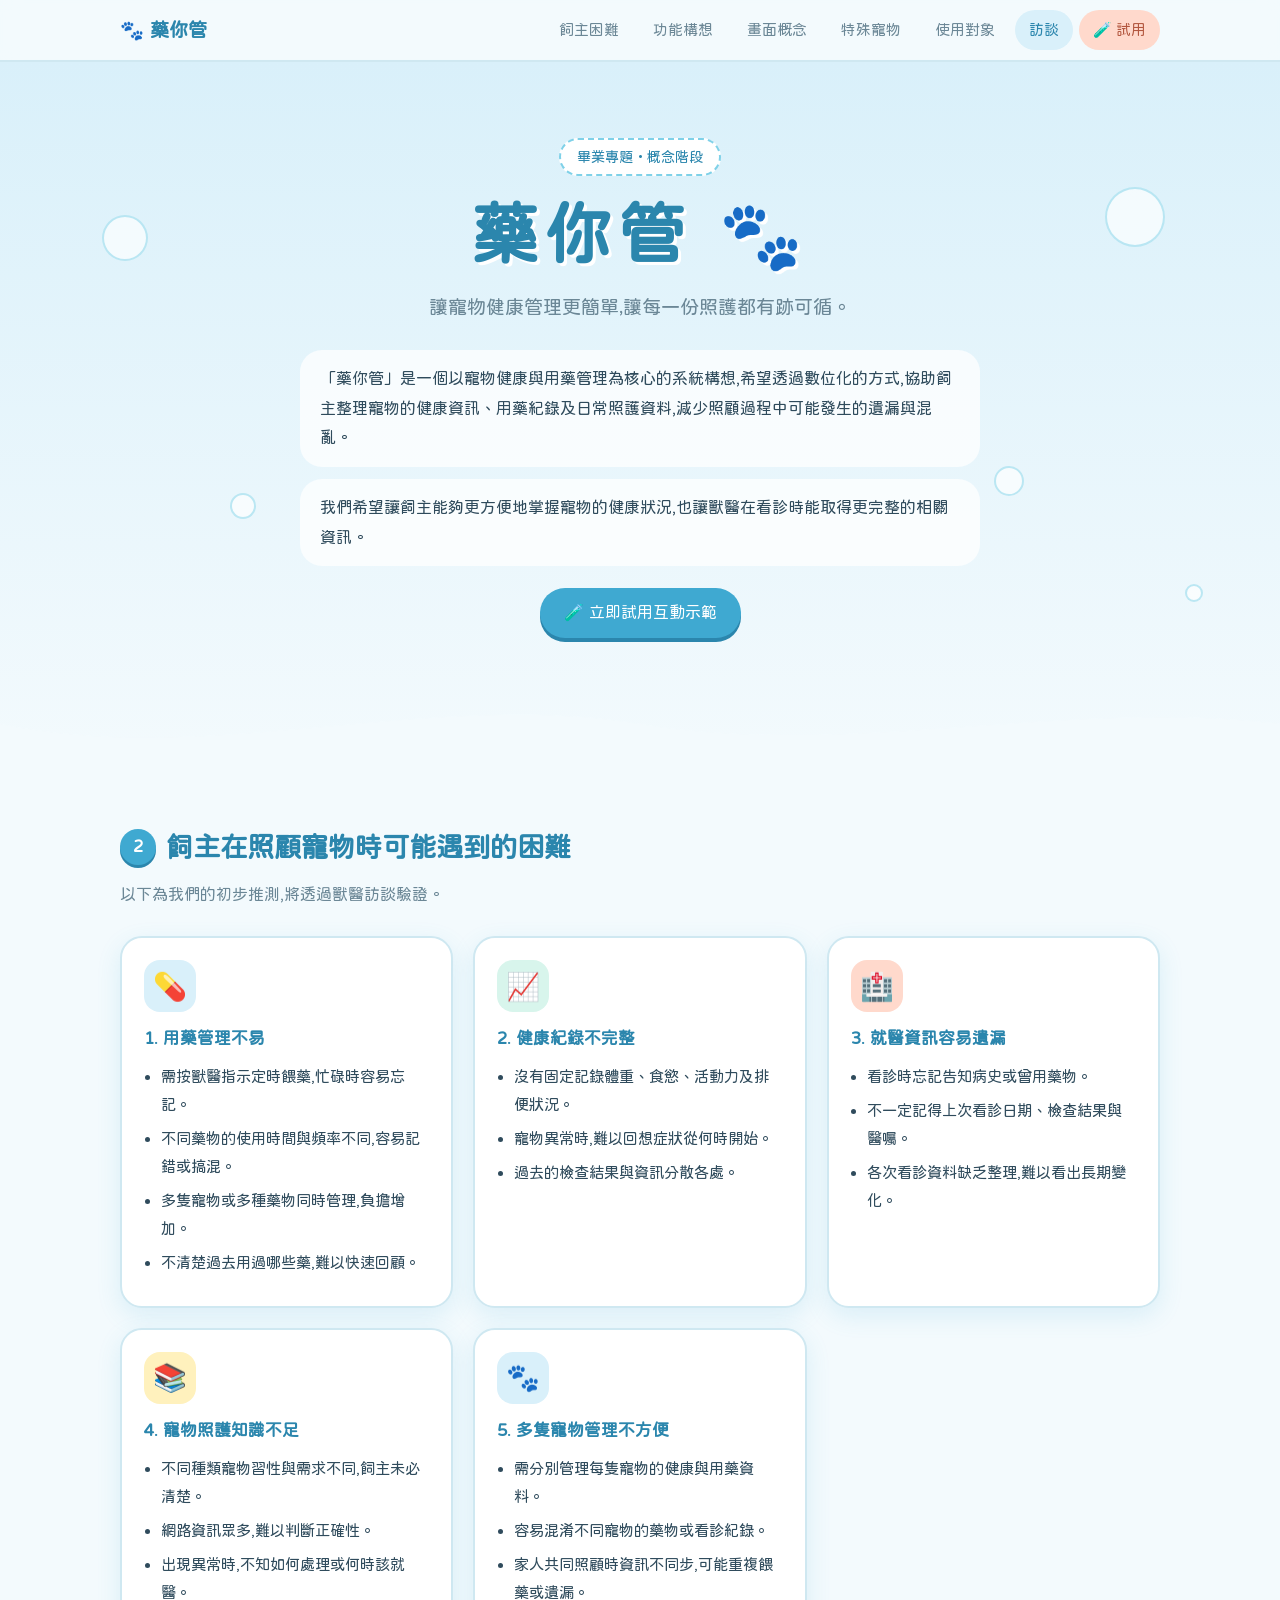
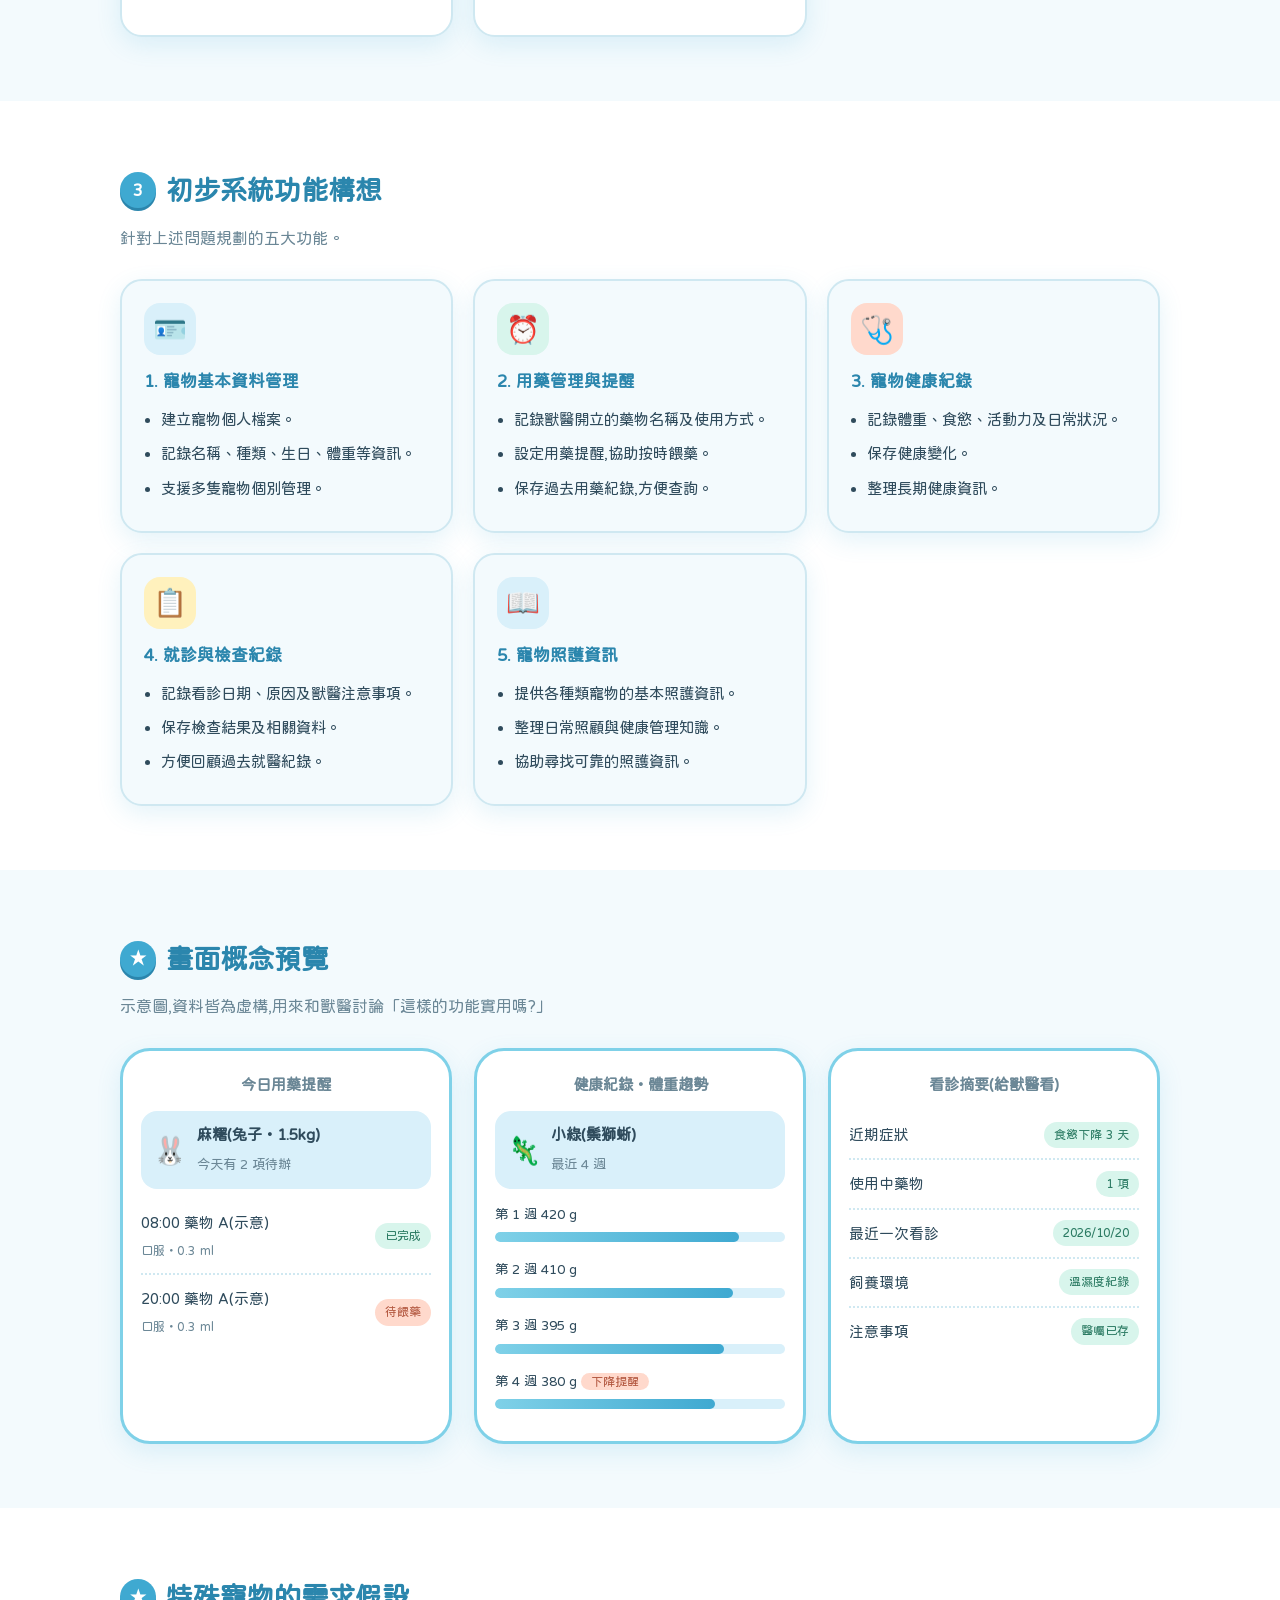
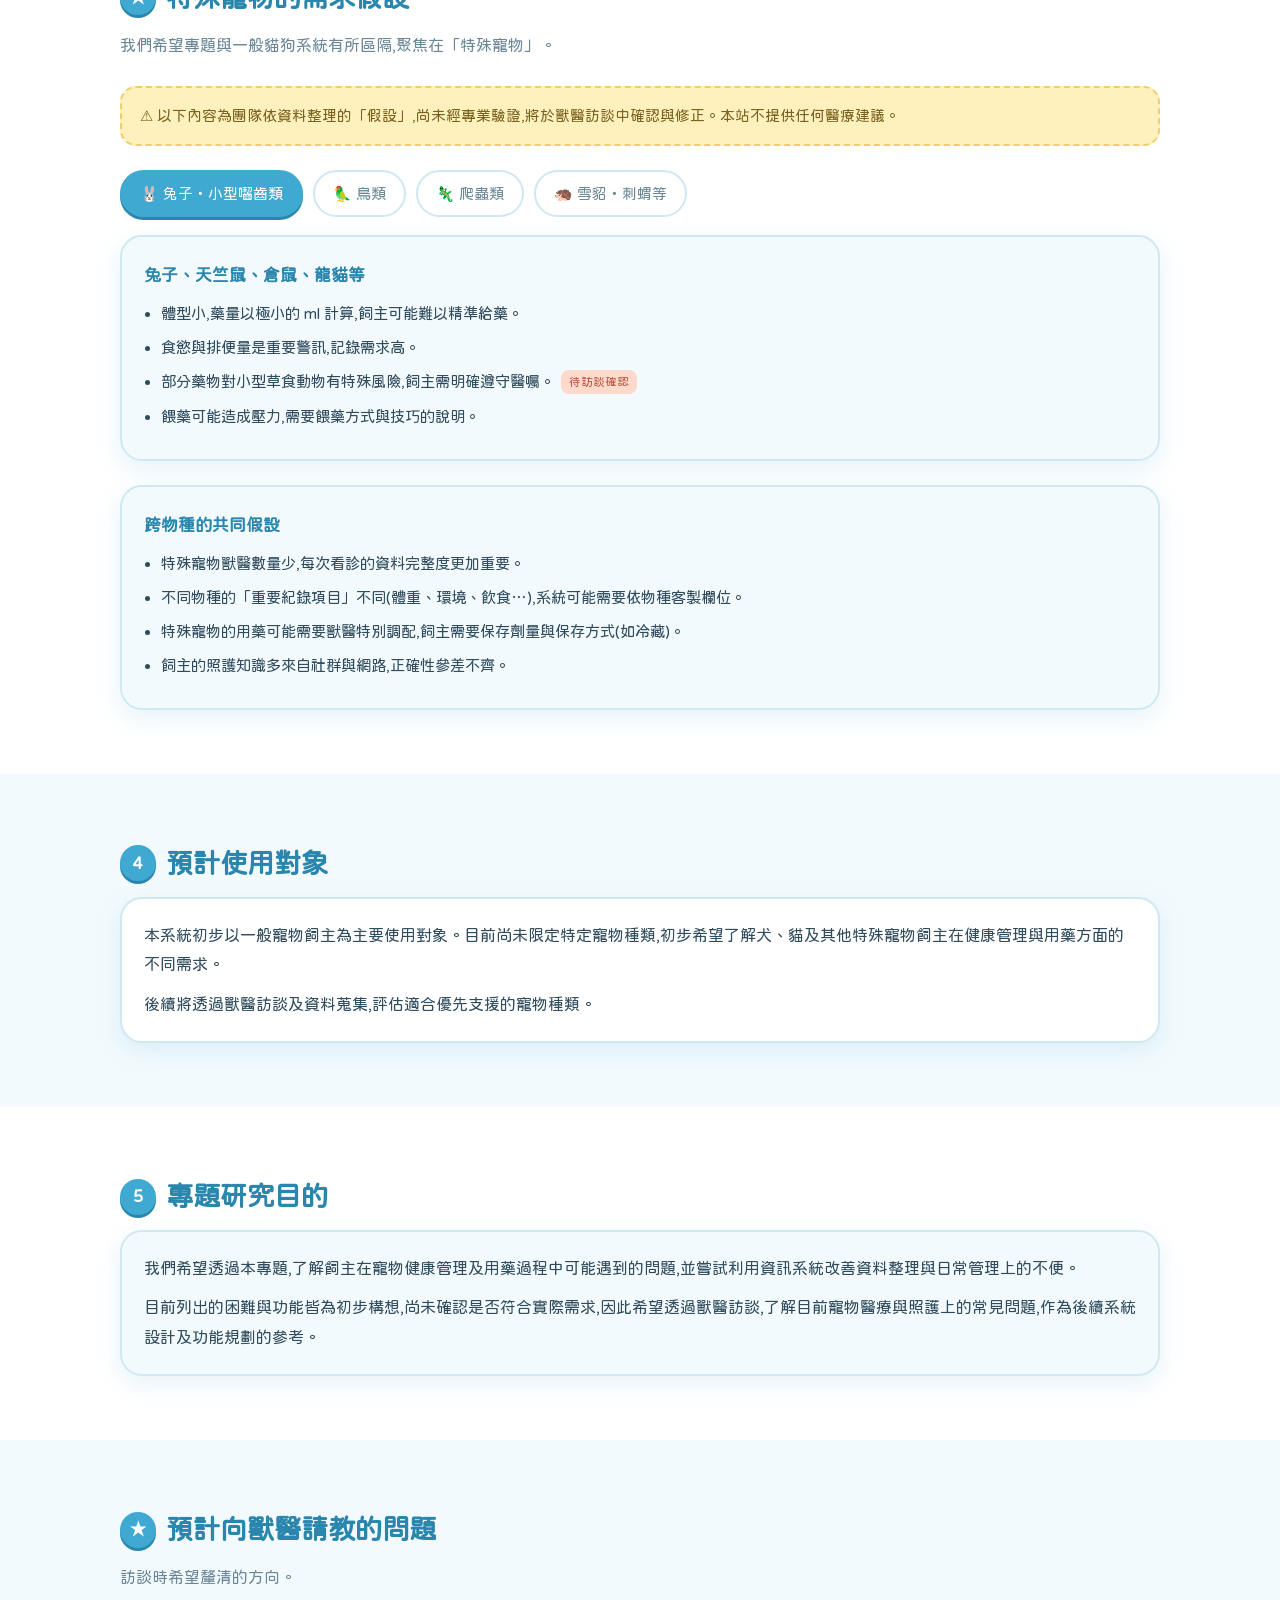
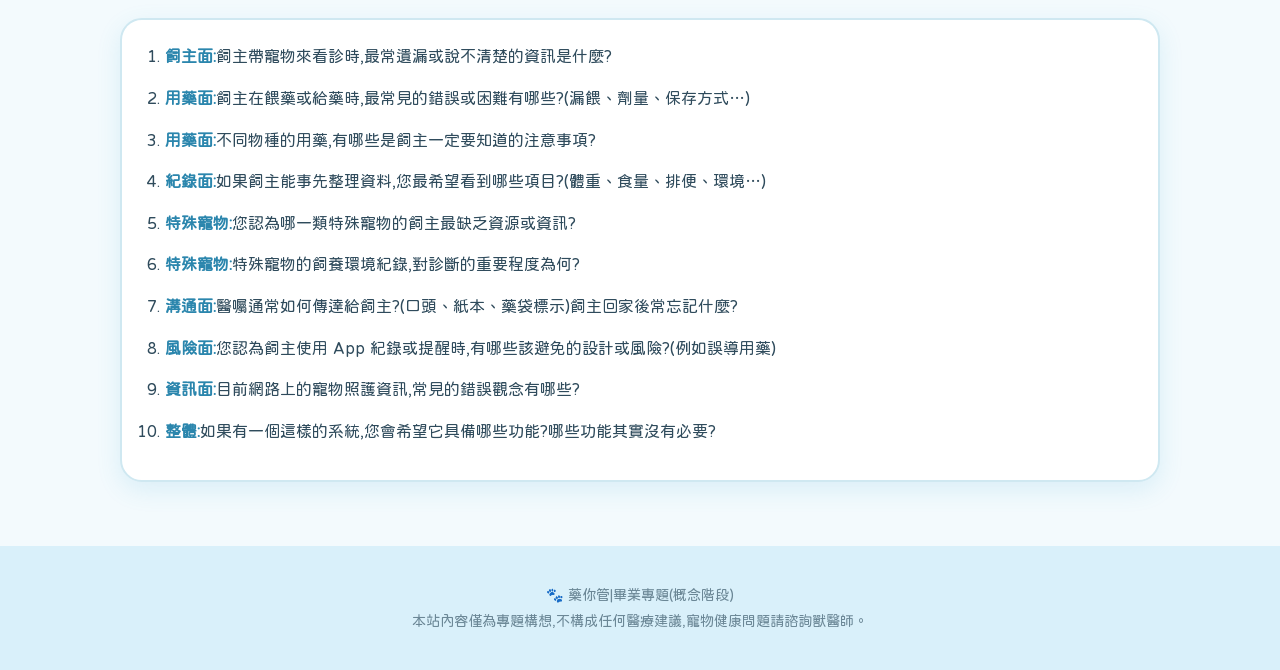
<file: index.html>
<!DOCTYPE html>
<html lang="zh-Hant">
<head>
<meta charset="UTF-8">
<meta name="viewport" content="width=device-width, initial-scale=1">
<title>藥你管｜寵物健康與用藥管理</title>
<meta name="description" content="藥你管:讓寵物健康管理更簡單,讓每一份照護都有跡可循。">
<meta name="theme-color" content="#d9f0fa">
<!-- 可愛圓體字型「粉圓 Huninn」;沒網路時會自動改用系統字型 -->
<link rel="preconnect" href="https://fonts.googleapis.com">
<link rel="preconnect" href="https://fonts.gstatic.com" crossorigin>
<link href="https://fonts.googleapis.com/css2?family=Huninn&display=swap" rel="stylesheet">
<link rel="stylesheet" href="css/style.css"></head>
<body>

<header class="nav">
  <div class="wrap">
    <a href="#top" class="logo">🐾 藥你管</a>
    <button class="burger" id="burger" aria-label="開啟選單" aria-expanded="false">☰</button>
    <ul class="menu" id="menu">
      <li><a href="#problems">飼主困難</a></li>
      <li><a href="#features">功能構想</a></li>
      <li><a href="#preview">畫面概念</a></li>
      <li><a href="#species">特殊寵物</a></li>
      <li><a href="#users">使用對象</a></li>
      <li><a href="#interview">訪談</a></li>
      <li><a href="demo.html" class="try">🧪 試用</a></li>
    </ul>
  </div>
</header>

<!-- ① 首頁 -->
<div class="hero" id="top">
  <span class="bubble b1"></span><span class="bubble b2"></span><span class="bubble b3"></span>
  <span class="bubble b4"></span><span class="bubble b5"></span>
  <div class="wrap">
    <span class="badge">畢業專題・概念階段</span>
    <h1>藥你管 <span class="paw">🐾</span></h1>
    <p class="sub">讓寵物健康管理更簡單,讓每一份照護都有跡可循。</p>
    <p class="desc">「藥你管」是一個以寵物健康與用藥管理為核心的系統構想,希望透過數位化的方式,協助飼主整理寵物的健康資訊、用藥紀錄及日常照護資料,減少照顧過程中可能發生的遺漏與混亂。</p>
    <p class="desc">我們希望讓飼主能夠更方便地掌握寵物的健康狀況,也讓獸醫在看診時能取得更完整的相關資訊。</p>
    <p class="cta"><a class="btn" href="demo.html">🧪 立即試用互動示範</a></p>
  </div>
  <svg class="wave" viewBox="0 0 1440 80" preserveAspectRatio="none" aria-hidden="true">
    <path fill="#f3fafd" d="M0,40 C240,90 480,0 720,40 C960,80 1200,10 1440,40 L1440,80 L0,80 Z"/>
  </svg>
</div>

<!-- ② 困難 -->
<section id="problems">
  <div class="wrap">
    <h2><span class="num">2</span>飼主在照顧寵物時可能遇到的困難</h2>
    <p class="lead">以下為我們的初步推測,將透過獸醫訪談驗證。</p>
    <div class="grid">
      <div class="card"><span class="ico">💊</span><h3>1. 用藥管理不易</h3><ul>
        <li>需按獸醫指示定時餵藥,忙碌時容易忘記。</li>
        <li>不同藥物的使用時間與頻率不同,容易記錯或搞混。</li>
        <li>多隻寵物或多種藥物同時管理,負擔增加。</li>
        <li>不清楚過去用過哪些藥,難以快速回顧。</li></ul></div>
      <div class="card"><span class="ico">📈</span><h3>2. 健康紀錄不完整</h3><ul>
        <li>沒有固定記錄體重、食慾、活動力及排便狀況。</li>
        <li>寵物異常時,難以回想症狀從何時開始。</li>
        <li>過去的檢查結果與資訊分散各處。</li></ul></div>
      <div class="card"><span class="ico">🏥</span><h3>3. 就醫資訊容易遺漏</h3><ul>
        <li>看診時忘記告知病史或曾用藥物。</li>
        <li>不一定記得上次看診日期、檢查結果與醫囑。</li>
        <li>各次看診資料缺乏整理,難以看出長期變化。</li></ul></div>
      <div class="card"><span class="ico">📚</span><h3>4. 寵物照護知識不足</h3><ul>
        <li>不同種類寵物習性與需求不同,飼主未必清楚。</li>
        <li>網路資訊眾多,難以判斷正確性。</li>
        <li>出現異常時,不知如何處理或何時該就醫。</li></ul></div>
      <div class="card"><span class="ico">🐾</span><h3>5. 多隻寵物管理不方便</h3><ul>
        <li>需分別管理每隻寵物的健康與用藥資料。</li>
        <li>容易混淆不同寵物的藥物或看診紀錄。</li>
        <li>家人共同照顧時資訊不同步,可能重複餵藥或遺漏。</li></ul></div>
    </div>
  </div>
</section>

<!-- ③ 功能 -->
<section id="features" class="alt">
  <div class="wrap">
    <h2><span class="num">3</span>初步系統功能構想</h2>
    <p class="lead">針對上述問題規劃的五大功能。</p>
    <div class="grid">
      <div class="card"><span class="ico">🪪</span><h3>1. 寵物基本資料管理</h3><ul>
        <li>建立寵物個人檔案。</li><li>記錄名稱、種類、生日、體重等資訊。</li><li>支援多隻寵物個別管理。</li></ul></div>
      <div class="card"><span class="ico">⏰</span><h3>2. 用藥管理與提醒</h3><ul>
        <li>記錄獸醫開立的藥物名稱及使用方式。</li><li>設定用藥提醒,協助按時餵藥。</li><li>保存過去用藥紀錄,方便查詢。</li></ul></div>
      <div class="card"><span class="ico">🩺</span><h3>3. 寵物健康紀錄</h3><ul>
        <li>記錄體重、食慾、活動力及日常狀況。</li><li>保存健康變化。</li><li>整理長期健康資訊。</li></ul></div>
      <div class="card"><span class="ico">📋</span><h3>4. 就診與檢查紀錄</h3><ul>
        <li>記錄看診日期、原因及獸醫注意事項。</li><li>保存檢查結果及相關資料。</li><li>方便回顧過去就醫紀錄。</li></ul></div>
      <div class="card"><span class="ico">📖</span><h3>5. 寵物照護資訊</h3><ul>
        <li>提供各種類寵物的基本照護資訊。</li><li>整理日常照顧與健康管理知識。</li><li>協助尋找可靠的照護資訊。</li></ul></div>
    </div>
  </div>
</section>

<!-- 畫面概念 -->
<section id="preview">
  <div class="wrap">
    <h2><span class="num">★</span>畫面概念預覽</h2>
    <p class="lead">示意圖,資料皆為虛構,用來和獸醫討論「這樣的功能實用嗎?」</p>
    <div class="mock">
      <div class="phone">
        <h4>今日用藥提醒</h4>
        <div class="pet"><span class="face">🐰</span><div><b>麻糬(兔子・1.5kg)</b><small>今天有 2 項待辦</small></div></div>
        <div class="med"><span>08:00 藥物 A(示意)<br><small>口服・0.3 ml</small></span><span class="pill">已完成</span></div>
        <div class="med"><span>20:00 藥物 A(示意)<br><small>口服・0.3 ml</small></span><span class="pill warn">待餵藥</span></div>
      </div>
      <div class="phone">
        <h4>健康紀錄・體重趨勢</h4>
        <div class="pet"><span class="face">🦎</span><div><b>小綠(鬃獅蜥)</b><small>最近 4 週</small></div></div>
        <small>第 1 週 420 g</small><div class="bar"><i style="width:84%"></i></div>
        <small>第 2 週 410 g</small><div class="bar"><i style="width:82%"></i></div>
        <small>第 3 週 395 g</small><div class="bar"><i style="width:79%"></i></div>
        <small>第 4 週 380 g <span class="pill warn">下降提醒</span></small><div class="bar"><i style="width:76%"></i></div>
      </div>
      <div class="phone">
        <h4>看診摘要(給獸醫看)</h4>
        <div class="med"><span>近期症狀</span><span class="pill">食慾下降 3 天</span></div>
        <div class="med"><span>使用中藥物</span><span class="pill">1 項</span></div>
        <div class="med"><span>最近一次看診</span><span class="pill">2026/10/20</span></div>
        <div class="med"><span>飼養環境</span><span class="pill">溫濕度紀錄</span></div>
        <div class="med"><span>注意事項</span><span class="pill">醫囑已存</span></div>
      </div>
    </div>
  </div>
</section>

<!-- 特殊寵物 -->
<section id="species" class="alt">
  <div class="wrap">
    <h2><span class="num">★</span>特殊寵物的需求假設</h2>
    <p class="lead">我們希望專題與一般貓狗系統有所區隔,聚焦在「特殊寵物」。</p>
    <div class="note">⚠️ 以下內容為團隊依資料整理的「假設」,尚未經專業驗證,將於獸醫訪談中確認與修正。本站不提供任何醫療建議。</div>
    <div class="tabs" role="tablist">
      <button class="tab active" data-target="p1">🐰 兔子・小型囓齒類</button>
      <button class="tab" data-target="p2">🦜 鳥類</button>
      <button class="tab" data-target="p3">🦎 爬蟲類</button>
      <button class="tab" data-target="p4">🦔 雪貂・刺蝟等</button>
    </div>
    <div class="panel active" id="p1"><div class="card"><h3>兔子、天竺鼠、倉鼠、龍貓等</h3><ul>
      <li>體型小,藥量以極小的 ml 計算,飼主可能難以精準給藥。</li>
      <li>食慾與排便量是重要警訊,記錄需求高。</li>
      <li>部分藥物對小型草食動物有特殊風險,飼主需明確遵守醫囑。<span class="tag">待訪談確認</span></li>
      <li>餵藥可能造成壓力,需要餵藥方式與技巧的說明。</li></ul></div></div>
    <div class="panel" id="p2"><div class="card"><h3>鸚鵡、文鳥等鳥類</h3><ul>
      <li>鳥類常不易顯露病徵,每日體重(公克)與進食量的追蹤可能很重要。<span class="tag">待訪談確認</span></li>
      <li>餵藥需保定,飼主可能缺乏安全操作的知識。</li>
      <li>飲食、環境與健康關聯高,需要記錄飼料與環境資訊。</li></ul></div></div>
    <div class="panel" id="p3"><div class="card"><h3>鬃獅蜥、守宮、陸龜、蛇等</h3><ul>
      <li>疾病常與飼養環境(溫度、濕度、紫外線燈)有關,環境紀錄可能比用藥紀錄更重要。<span class="tag">待訪談確認</span></li>
      <li>進食頻率、蛻皮、排泄狀況需要長期追蹤。</li>
      <li>專門的爬蟲獸醫較少,看診前整理資料可提高效率。</li></ul></div></div>
    <div class="panel" id="p4"><div class="card"><h3>雪貂、刺蝟、蜜袋鼯等</h3><ul>
      <li>不同物種的照護知識差異大,飼主的資訊來源分散。</li>
      <li>疫苗、用藥與常見疾病資訊較難查詢。<span class="tag">待訪談確認</span></li>
      <li>適合作為「照護資訊」功能的重點整理對象。</li></ul></div></div>

    <div class="card" style="margin-top:24px"><h3>跨物種的共同假設</h3><ul>
      <li>特殊寵物獸醫數量少,每次看診的資料完整度更加重要。</li>
      <li>不同物種的「重要紀錄項目」不同(體重、環境、飲食…),系統可能需要依物種客製欄位。</li>
      <li>特殊寵物的用藥可能需要獸醫特別調配,飼主需要保存劑量與保存方式(如冷藏)。</li>
      <li>飼主的照護知識多來自社群與網路,正確性參差不齊。</li></ul></div>
  </div>
</section>

<!-- ④ 使用對象 -->
<section id="users">
  <div class="wrap">
    <h2><span class="num">4</span>預計使用對象</h2>
    <div class="card">
      <p>本系統初步以一般寵物飼主為主要使用對象。目前尚未限定特定寵物種類,初步希望了解犬、貓及其他特殊寵物飼主在健康管理與用藥方面的不同需求。</p>
      <p style="margin-top:10px">後續將透過獸醫訪談及資料蒐集,評估適合優先支援的寵物種類。</p>
    </div>
  </div>
</section>

<!-- ⑤ 研究目的 -->
<section id="purpose" class="alt">
  <div class="wrap">
    <h2><span class="num">5</span>專題研究目的</h2>
    <div class="card">
      <p>我們希望透過本專題,了解飼主在寵物健康管理及用藥過程中可能遇到的問題,並嘗試利用資訊系統改善資料整理與日常管理上的不便。</p>
      <p style="margin-top:10px">目前列出的困難與功能皆為初步構想,尚未確認是否符合實際需求,因此希望透過獸醫訪談,了解目前寵物醫療與照護上的常見問題,作為後續系統設計及功能規劃的參考。</p>
    </div>
  </div>
</section>

<!-- 訪談 -->
<section id="interview">
  <div class="wrap">
    <h2><span class="num">★</span>預計向獸醫請教的問題</h2>
    <p class="lead">訪談時希望釐清的方向。</p>
    <div class="card">
      <ol class="q">
        <li><strong>飼主面:</strong>飼主帶寵物來看診時,最常遺漏或說不清楚的資訊是什麼?</li>
        <li><strong>用藥面:</strong>飼主在餵藥或給藥時,最常見的錯誤或困難有哪些?(漏餵、劑量、保存方式…)</li>
        <li><strong>用藥面:</strong>不同物種的用藥,有哪些是飼主一定要知道的注意事項?</li>
        <li><strong>紀錄面:</strong>如果飼主能事先整理資料,您最希望看到哪些項目?(體重、食量、排便、環境…)</li>
        <li><strong>特殊寵物:</strong>您認為哪一類特殊寵物的飼主最缺乏資源或資訊?</li>
        <li><strong>特殊寵物:</strong>特殊寵物的飼養環境紀錄,對診斷的重要程度為何?</li>
        <li><strong>溝通面:</strong>醫囑通常如何傳達給飼主?(口頭、紙本、藥袋標示)飼主回家後常忘記什麼?</li>
        <li><strong>風險面:</strong>您認為飼主使用 App 紀錄或提醒時,有哪些該避免的設計或風險?(例如誤導用藥)</li>
        <li><strong>資訊面:</strong>目前網路上的寵物照護資訊,常見的錯誤觀念有哪些?</li>
        <li><strong>整體:</strong>如果有一個這樣的系統,您會希望它具備哪些功能?哪些功能其實沒有必要?</li>
      </ol>
    </div>
  </div>
</section>

<footer>
  <div class="wrap">🐾 藥你管|畢業專題(概念階段)<br>本站內容僅為專題構想,不構成任何醫療建議,寵物健康問題請諮詢獸醫師。</div>
</footer>

<script src="js/script.js"></script>
</body>
</html>
</file>
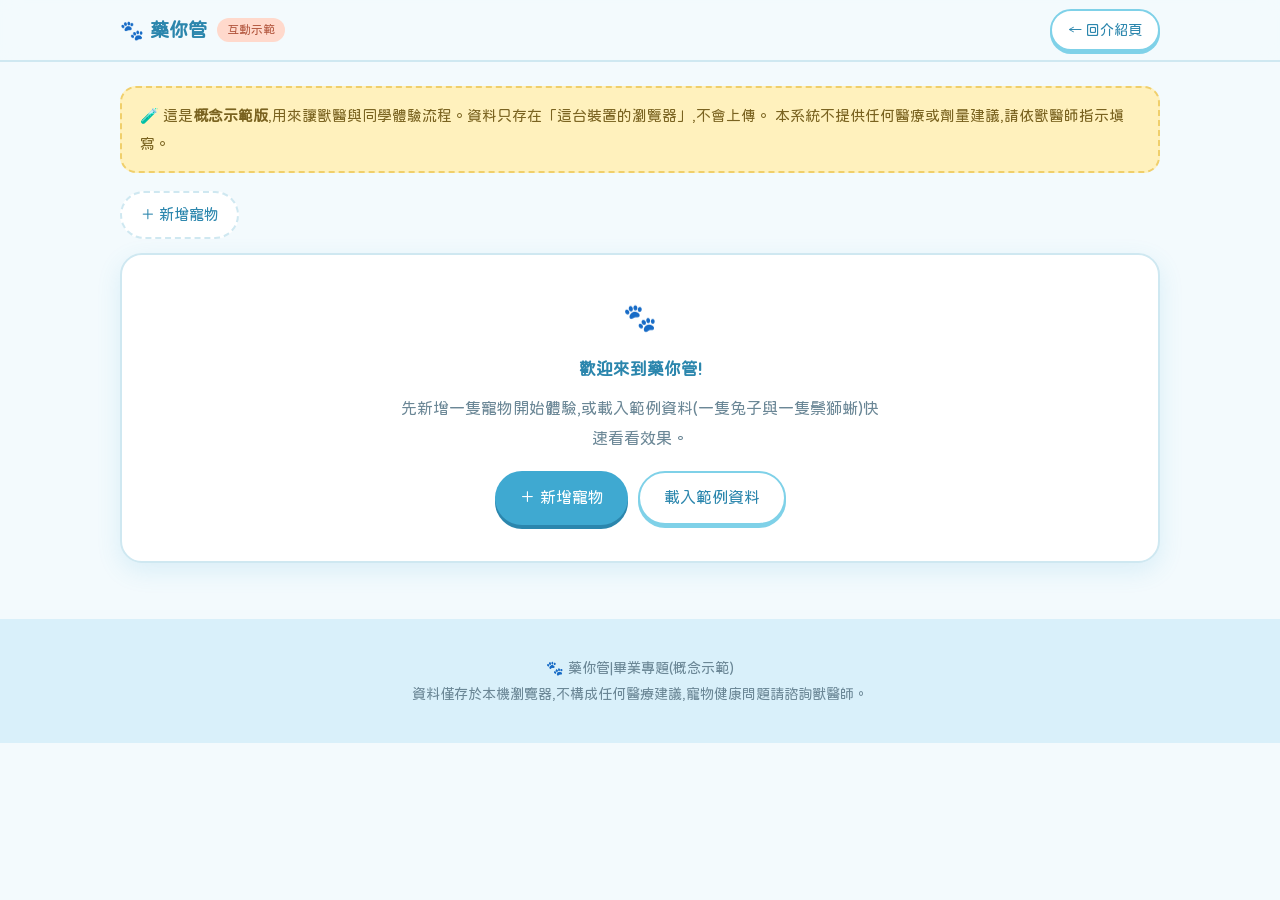
<file: demo.html>
<!DOCTYPE html>
<html lang="zh-Hant">
<head>
<meta charset="UTF-8">
<meta name="viewport" content="width=device-width, initial-scale=1">
<title>互動示範｜藥你管</title>
<meta name="theme-color" content="#d9f0fa">
<link rel="preconnect" href="https://fonts.googleapis.com">
<link rel="preconnect" href="https://fonts.gstatic.com" crossorigin>
<link href="https://fonts.googleapis.com/css2?family=Huninn&display=swap" rel="stylesheet">
<link rel="stylesheet" href="css/style.css">
<link rel="stylesheet" href="css/demo.css">
</head>
<body class="demo-page">

<header class="nav">
  <div class="wrap">
    <a href="index.html" class="logo">🐾 藥你管 <small class="logo-sub">互動示範</small></a>
    <a class="btn small ghost" href="index.html">← 回介紹頁</a>
  </div>
</header>

<main class="wrap demo">
  <div class="note">
    🧪 這是<strong>概念示範版</strong>,用來讓獸醫與同學體驗流程。資料只存在「這台裝置的瀏覽器」,不會上傳。
    本系統不提供任何醫療或劑量建議,請依獸醫師指示填寫。
  </div>

  <!-- 寵物列 -->
  <div class="petbar" id="petBar"></div>

  <!-- 尚未新增寵物 -->
  <div class="card welcome" id="empty" hidden>
    <span class="ico">🐾</span>
    <h3>歡迎來到藥你管!</h3>
    <p>先新增一隻寵物開始體驗,或載入範例資料(一隻兔子與一隻鬃獅蜥)快速看看效果。</p>
    <div class="btn-row">
      <button class="btn" type="button" id="addPetBtn2">＋ 新增寵物</button>
      <button class="btn ghost" type="button" id="sampleBtn">載入範例資料</button>
    </div>
  </div>

  <div id="app" hidden>
    <div class="petinfo" id="petInfo"></div>

    <div class="remind-row">
      <span>🔔 <b>網頁提醒</b>:到餵藥時間,頁面上方會跳出提醒(需保持此網頁開啟)</span>
      <span class="remind-btns">
        <button type="button" class="btn small ghost" id="testRemindBtn">測試提醒</button>
        <button type="button" class="btn small ghost" id="soundBtn">🔕 提示音:關</button>
      </span>
    </div>

    <div class="tabs maintabs" role="tablist">
      <button class="tab active" data-tab="today">📅 今日用藥</button>
      <button class="tab" data-tab="meds">💊 用藥排程</button>
      <button class="tab" data-tab="records">📈 健康紀錄</button>
      <button class="tab" data-tab="summary">📋 看診摘要</button>
    </div>

    <!-- 今日用藥 -->
    <section class="tabpanel active" id="tab-today">
      <div class="card">
        <h3>今天的用藥待辦</h3>
        <div class="progress-label" id="todayLabel"></div>
        <div class="bar big"><i id="todayBar" style="width:0%"></i></div>
        <ul class="todo" id="todayList"></ul>
      </div>
    </section>

    <!-- 用藥排程 -->
    <section class="tabpanel" id="tab-meds">
      <div class="card">
        <h3>新增用藥排程</h3>
        <p class="hint">請依獸醫師開立的內容填寫。</p>
        <form id="medForm" class="form">
          <div class="field"><label for="medName">藥物名稱</label>
            <input id="medName" required maxlength="40" placeholder="例如:藥物 A"></div>
          <div class="field"><label for="medDose">劑量與方式</label>
            <input id="medDose" maxlength="40" placeholder="例如:口服 0.3 ml"></div>
          <div class="field"><label for="medFreq">每日次數</label>
            <select id="medFreq">
              <option value="1">1 次</option><option value="2" selected>2 次</option>
              <option value="3">3 次</option><option value="4">4 次</option>
            </select></div>
          <div class="field"><label>餵藥時間</label>
            <div class="times" id="medTimes"></div></div>
          <div class="field"><label for="medStart">開始日期</label>
            <input id="medStart" type="date" required></div>
          <div class="field"><label for="medEnd">結束日期(可留白)</label>
            <input id="medEnd" type="date"></div>
          <div class="field full"><label for="medNote">備註(例如:飯後、需冷藏、搖勻)</label>
            <input id="medNote" maxlength="80"></div>
          <div class="field full"><button class="btn" type="submit">加入排程</button></div>
        </form>
      </div>
      <div class="card" style="margin-top:20px">
        <h3>目前與過去的用藥</h3>
        <ul class="list" id="medList"></ul>
      </div>
    </section>

    <!-- 健康紀錄 -->
    <section class="tabpanel" id="tab-records">
      <div class="card">
        <h3>新增健康紀錄</h3>
        <p class="hint">本系統只負責記錄,不判斷數值是否正常;不同物種標準不同,請詢問獸醫。爬蟲類的環境溫度可寫在備註。</p>
        <form id="recForm" class="form">
          <div class="field"><label for="recDate">日期</label>
            <input id="recDate" type="date" required></div>
          <div class="field"><label for="recWeight" id="wLabel">體重</label>
            <input id="recWeight" type="number" step="any" min="0" inputmode="decimal"></div>
          <div class="field"><label for="recTemp">環境溫度(°C)</label>
            <input id="recTemp" type="number" step="0.1" min="20" max="50" inputmode="decimal"></div>
          <div class="field"><label for="recAppetite">食慾</label>
            <select id="recAppetite"><option value="">未記錄</option><option>正常</option><option>減少</option><option>幾乎不吃</option><option>增加</option></select></div>
          <div class="field"><label for="recActivity">活動力</label>
            <select id="recActivity"><option value="">未記錄</option><option>正常</option><option>較低</option><option>較亢奮</option></select></div>
          <div class="field"><label for="recStool">排便</label>
            <select id="recStool"><option value="">未記錄</option><option>正常</option><option>偏軟</option><option>偏硬或量少</option><option>腹瀉</option><option>無排便</option></select></div>
          <div class="field full"><label for="recNote">備註</label>
            <input id="recNote" maxlength="100" placeholder="例如:今天躲著不太動"></div>
          <div class="field full"><button class="btn" type="submit">儲存紀錄</button></div>
        </form>
      </div>

      <div class="card" style="margin-top:20px">
        <div class="chart-head">
          <h3>趨勢圖</h3>
          <div class="seg">
            <button class="seg-btn active" data-metric="weight" type="button">體重</button>
            <button class="seg-btn" data-metric="temp" type="button">體溫</button>
          </div>
        </div>
        <div id="chart" class="chart"></div>
      </div>

      <div class="card" style="margin-top:20px">
        <h3>紀錄列表</h3>
        <div class="table-wrap"><table class="rec-table" id="recTable"></table></div>
        <p class="hint" style="margin-top:10px">體重變化欄的標示僅為示意(降幅 5% 以上會標色),實際判斷標準請詢問獸醫。</p>
      </div>
    </section>

    <!-- 看診摘要 -->
    <section class="tabpanel" id="tab-summary">
      <div class="card">
        <h3>給獸醫看的看診摘要</h3>
        <p class="hint">依目前資料自動整理,看診前複製或列印即可。</p>
        <div class="field full"><label for="petQuestion">這次想問獸醫的事(會一起放進摘要)</label>
          <textarea id="petQuestion" rows="3" maxlength="300" placeholder="例如:最近食量變少,需要做哪些檢查?"></textarea></div>
        <pre class="summary" id="summaryOut"></pre>
        <div class="btn-row">
          <button class="btn" type="button" id="copyBtn">📋 複製摘要</button>
          <button class="btn ghost" type="button" id="printBtn">🖨 列印</button>
        </div>
      </div>
    </section>

    <p class="reset-row"><button class="link-btn" type="button" id="resetBtn">清除所有示範資料</button></p>
  </div>
</main>

<!-- 新增寵物對話框 -->
<dialog id="petDialog">
  <form id="petForm" class="form single">
    <h3 id="petDialogTitle">新增寵物</h3>
    <div class="field"><label for="petName">名字</label>
      <input id="petName" required maxlength="20" placeholder="例如:麻糬"></div>
    <div class="field"><label for="petSpecies">種類</label>
      <select id="petSpecies"></select></div>
    <div class="field"><label for="petBirth">生日(約略即可,可留白)</label>
      <input id="petBirth" type="date"></div>
    <div class="field"><label for="petUnit">體重單位</label>
      <select id="petUnit"><option value="g">公克 (g)</option><option value="kg">公斤 (kg)</option></select></div>
    <div class="btn-row">
      <button class="btn" type="submit" id="petSubmitBtn">新增</button>
      <button class="btn ghost" type="button" id="petCancel">取消</button>
    </div>
  </form>
</dialog>

<!-- 網頁內提醒卡會出現在這裡 -->
<div class="toasts" id="toasts" aria-live="assertive"></div>

<footer>
  <div class="wrap">🐾 藥你管|畢業專題(概念示範)<br>資料僅存於本機瀏覽器,不構成任何醫療建議,寵物健康問題請諮詢獸醫師。</div>
</footer>

<script src="js/demo.js"></script>
</body>
</html>
</file>
<file: css/style.css>
/* =========================================================
   藥你管|淺色可愛海洋風
   結構:變數 → 基礎 → 導覽列 → 首頁 → 區塊/卡片 → 預覽 → 分頁 → 響應式
   ========================================================= */

/* ---------- 色彩與變數(想換色只改這裡) ---------- */
:root{
  --bg:#f3fafd;          /* 頁面底色:極淺海水藍 */
  --bg-alt:#ffffff;      /* 交錯區塊底色 */
  --ink:#2f4b5c;         /* 主要文字:柔和海軍藍(不刺眼) */
  --muted:#6b8796;       /* 次要文字 */
  --sky:#d9f0fa;         /* 淺天空藍 */
  --aqua:#7fd1e8;        /* 清澈水藍 */
  --brand:#3fa9d1;       /* 主色:明亮海藍 */
  --brand-dark:#2b86ad;  /* 標題強調色 */
  --mint:#d8f5ec;        /* 薄荷綠 */
  --peach:#ffd9cc;       /* 蜜桃粉 */
  --coral:#ff9e87;       /* 珊瑚橘:提醒/警示用 */
  --sun:#fff1bd;         /* 奶油黃 */
  --line:#cfe8f1;
  --radius:22px;
  --shadow:0 8px 24px rgba(63,169,209,.14);
  --nav-h:60px;
}

/* ---------- 基礎 ---------- */
*{box-sizing:border-box;margin:0;padding:0}
html{scroll-behavior:smooth;scroll-padding-top:calc(var(--nav-h) + 12px);-webkit-text-size-adjust:100%}
body{
  font-family:"Huninn","Noto Sans TC","PingFang TC","Microsoft JhengHei",system-ui,sans-serif;
  background:var(--bg);color:var(--ink);line-height:1.85;overflow-x:hidden;
}
a{color:inherit;text-decoration:none}
img,svg{max-width:100%}
.wrap{width:100%;max-width:1080px;margin:0 auto;padding:0 20px}

/* ---------- 導覽列 ---------- */
.nav{position:sticky;top:0;z-index:50;background:rgba(243,250,253,.93);backdrop-filter:blur(10px);border-bottom:2px solid var(--line)}
.nav .wrap{display:flex;align-items:center;justify-content:space-between;height:var(--nav-h)}
.logo{font-weight:700;font-size:1.2rem;color:var(--brand-dark);display:flex;align-items:center;gap:6px}
.menu{display:flex;gap:6px;list-style:none}
.menu a{display:block;padding:6px 14px;border-radius:99px;font-size:.93rem;color:var(--muted);transition:.2s}
.menu a:hover,.menu a.active{background:var(--sky);color:var(--brand-dark)}
.burger{display:none;width:44px;height:44px;border:none;background:var(--sky);border-radius:14px;cursor:pointer;font-size:1.3rem;color:var(--brand-dark)}

/* ---------- 首頁 Hero ---------- */
.hero{position:relative;padding:76px 0 120px;text-align:center;background:linear-gradient(180deg,var(--sky) 0%,var(--bg) 100%);overflow:hidden}
.hero .wrap{position:relative;z-index:2}
.badge{display:inline-block;background:#fff;border:2px dashed var(--aqua);color:var(--brand-dark);padding:4px 16px;border-radius:99px;font-size:.88rem;margin-bottom:18px}
.hero h1{font-size:clamp(2.6rem,9vw,4.2rem);letter-spacing:.1em;color:var(--brand-dark);line-height:1.2;text-shadow:3px 3px 0 #fff}
.hero .paw{display:inline-block;animation:wiggle 3s ease-in-out infinite}
.hero .sub{margin:14px 0 26px;font-size:clamp(1rem,3vw,1.2rem);color:var(--muted)}
.hero p.desc{max-width:680px;margin:0 auto;background:rgba(255,255,255,.75);border-radius:var(--radius);padding:14px 20px;text-align:left}
.hero p.desc + p.desc{margin-top:12px}
.hero .wave{position:absolute;left:0;right:0;bottom:-1px;width:100%;height:70px;z-index:1}

/* 浮動泡泡裝飾 */
.bubble{position:absolute;border-radius:50%;background:rgba(255,255,255,.65);border:2px solid rgba(127,209,232,.5);animation:float 7s ease-in-out infinite}
.b1{width:46px;height:46px;left:8%;top:22%}
.b2{width:26px;height:26px;left:18%;top:62%;animation-delay:1.2s}
.b3{width:60px;height:60px;right:9%;top:18%;animation-delay:.6s}
.b4{width:30px;height:30px;right:20%;top:58%;animation-delay:2s}
.b5{width:18px;height:18px;right:6%;top:75%;animation-delay:3s}

@keyframes float{0%,100%{transform:translateY(0)}50%{transform:translateY(-16px)}}
@keyframes wiggle{0%,100%{transform:rotate(-8deg)}50%{transform:rotate(8deg)}}

/* ---------- 區塊 ---------- */
section{padding:64px 0}
section.alt{background:var(--bg-alt)}
section h2{font-size:clamp(1.3rem,4vw,1.7rem);margin-bottom:8px;display:flex;align-items:center;gap:10px;color:var(--brand-dark)}
.num{flex:none;width:36px;height:36px;border-radius:50%;background:var(--brand);color:#fff;display:inline-flex;align-items:center;justify-content:center;font-size:1rem;box-shadow:0 3px 0 var(--brand-dark)}
.lead{color:var(--muted);margin-bottom:26px}

/* ---------- 卡片 ---------- */
.grid{display:grid;gap:20px;grid-template-columns:repeat(3,1fr)}
.card{background:#fff;border:2px solid var(--line);border-radius:var(--radius);padding:22px;box-shadow:var(--shadow);transition:transform .2s}
.card:hover{transform:translateY(-4px)}
section.alt .card{background:var(--bg)}
.card h3{font-size:1.05rem;margin-bottom:10px;color:var(--brand-dark)}
.card ul{padding-left:1.1em;font-size:.95rem}
.card li{margin-bottom:6px}
.ico{display:inline-flex;align-items:center;justify-content:center;width:52px;height:52px;border-radius:16px;font-size:1.7rem;margin-bottom:10px}
.grid .card:nth-child(4n+1) .ico{background:var(--sky)}
.grid .card:nth-child(4n+2) .ico{background:var(--mint)}
.grid .card:nth-child(4n+3) .ico{background:var(--peach)}
.grid .card:nth-child(4n+4) .ico{background:var(--sun)}

.note{background:var(--sun);border:2px dashed #f0cf6b;border-radius:16px;padding:14px 18px;font-size:.93rem;color:#7a6320;margin-bottom:24px}
.tag{display:inline-block;font-size:.72rem;background:var(--peach);color:#b3573f;border-radius:8px;padding:1px 8px;margin-left:6px;vertical-align:middle;white-space:nowrap}

/* ---------- 畫面概念預覽 ---------- */
.mock{display:grid;gap:22px;grid-template-columns:repeat(3,1fr)}
.phone{background:#fff;border:3px solid var(--aqua);border-radius:30px;padding:20px 18px;box-shadow:var(--shadow)}
.phone h4{font-size:.95rem;color:var(--muted);margin-bottom:12px;text-align:center}
.pet{display:flex;align-items:center;gap:10px;padding:10px 12px;border-radius:16px;background:var(--sky);margin-bottom:10px}
.pet .face{font-size:1.7rem}
.pet b{display:block;font-size:.95rem}
.pet small{color:var(--muted)}
.med{display:flex;justify-content:space-between;align-items:center;gap:8px;padding:10px 0;border-bottom:2px dotted var(--line);font-size:.92rem}
.med:last-child{border:none}
.med small{color:var(--muted)}
.pill{flex:none;font-size:.75rem;padding:2px 10px;border-radius:99px;background:var(--mint);color:#2a7a62}
.pill.warn{background:var(--peach);color:#b3573f}
.bar{height:10px;background:var(--sky);border-radius:99px;overflow:hidden;margin:4px 0 12px}
.bar i{display:block;height:100%;background:linear-gradient(90deg,var(--aqua),var(--brand));border-radius:99px}

/* ---------- 分頁(特殊寵物) ---------- */
.tabs{display:flex;flex-wrap:wrap;gap:10px;margin-bottom:18px}
.tab{border:2px solid var(--line);background:#fff;padding:8px 18px;border-radius:99px;cursor:pointer;font:inherit;font-size:.93rem;color:var(--muted);transition:.2s}
.tab:hover{border-color:var(--aqua)}
.tab.active{background:var(--brand);border-color:var(--brand);color:#fff;box-shadow:0 3px 0 var(--brand-dark)}
.panel{display:none}
.panel.active{display:block;animation:pop .3s ease}
@keyframes pop{from{opacity:0;transform:translateY(8px)}to{opacity:1;transform:none}}

/* ---------- 訪談問題 ---------- */
ol.q{padding-left:1.3em}
ol.q li{margin-bottom:12px}
ol.q strong{color:var(--brand-dark)}

/* ---------- 頁尾 ---------- */
footer{padding:36px 0;text-align:center;color:var(--muted);font-size:.88rem;background:var(--sky)}

/* =========================================================
   響應式
   ≥1025px 桌機 | 721–1024px 平板 | ≤720px 手機
   ========================================================= */

/* 平板:改為 2 欄 */
@media (max-width:1024px){
  .grid{grid-template-columns:repeat(2,1fr)}
  .mock{grid-template-columns:repeat(2,1fr)}
  .mock .phone:last-child{grid-column:1 / -1;max-width:520px;margin:0 auto;width:100%}
  .menu a{padding:6px 10px;font-size:.88rem}
}

/* 手機:單欄 + 漢堡選單 */
@media (max-width:720px){
  .burger{display:block}
  .menu{
    position:absolute;top:var(--nav-h);left:0;right:0;flex-direction:column;gap:0;
    background:#fff;border-bottom:2px solid var(--line);padding:8px 16px 14px;
    display:none;box-shadow:0 12px 20px rgba(63,169,209,.12);
  }
  .menu.open{display:flex}
  .menu a{padding:12px 14px;font-size:1rem}
  .hero{padding:52px 0 96px}
  .hero p.desc{padding:12px 16px;font-size:.95rem}
  .bubble.b3,.bubble.b4{display:none}
  section{padding:46px 0}
  .grid,.mock{grid-template-columns:1fr}
  .mock .phone:last-child{max-width:none}
  .card{padding:18px}
  .phone{max-width:420px;margin:0 auto;width:100%}
  /* 分頁在手機上可橫向滑動,避免換成很多行 */
  .tabs{flex-wrap:nowrap;overflow-x:auto;padding-bottom:6px;-webkit-overflow-scrolling:touch}
  .tab{flex:none}
}

/* ---------- 按鈕(首頁與示範頁共用) ---------- */
.btn{display:inline-block;border:none;cursor:pointer;font:inherit;font-size:1rem;background:var(--brand);color:#fff;padding:10px 24px;border-radius:99px;box-shadow:0 4px 0 var(--brand-dark);transition:transform .15s,box-shadow .15s}
.btn:hover{transform:translateY(-2px);box-shadow:0 6px 0 var(--brand-dark)}
.btn:active{transform:translateY(3px);box-shadow:0 1px 0 var(--brand-dark)}
.btn.ghost{background:#fff;color:var(--brand-dark);border:2px solid var(--aqua);box-shadow:0 3px 0 var(--aqua)}
.btn.small{padding:6px 16px;font-size:.88rem;box-shadow:0 3px 0 var(--aqua)}
.cta{margin-top:22px}
.menu a.try{background:var(--peach);color:#b3573f}

/* 尊重系統「減少動態效果」設定 */
@media (prefers-reduced-motion:reduce){
  *{animation:none !important;transition:none !important;scroll-behavior:auto !important}
}
</file>
<file: css/demo.css>
/* =========================================================
   藥你管|互動示範頁專用樣式(搭配 style.css 的色彩變數)
   ========================================================= */

.demo-page{background:var(--bg)}
.logo-sub{font-size:.75rem;background:var(--peach);color:#b3573f;padding:1px 10px;border-radius:99px;margin-left:4px;font-weight:400}
.demo{padding-top:24px;padding-bottom:56px}
.demo .note{margin-bottom:18px}

/* 寵物列 */
.petbar{display:flex;flex-wrap:wrap;gap:10px;margin-bottom:14px}
.chip{border:2px solid var(--line);background:#fff;color:var(--muted);padding:8px 18px;border-radius:99px;cursor:pointer;font:inherit;font-size:.95rem;transition:.2s}
.chip:hover{border-color:var(--aqua)}
.chip.active{background:var(--brand);border-color:var(--brand);color:#fff;box-shadow:0 3px 0 var(--brand-dark)}
.chip.add{border-style:dashed;color:var(--brand-dark)}

.petinfo{display:flex;align-items:center;justify-content:space-between;gap:12px;flex-wrap:wrap;background:var(--sky);border-radius:var(--radius);padding:12px 18px;margin-bottom:18px}
.petinfo .who{display:flex;align-items:center;gap:12px}
.petinfo .face{font-size:2rem}
.petinfo b{font-size:1.05rem}
.petinfo small{display:block;color:var(--muted)}

/* 歡迎卡 */
.welcome{text-align:center;padding:36px 22px}
.welcome p{max-width:480px;margin:0 auto 18px;color:var(--muted)}

/* 按鈕 */
.btn-row{display:flex;flex-wrap:wrap;gap:10px;justify-content:center;margin-top:8px}
.card .btn-row{justify-content:flex-start}
.welcome .btn-row{justify-content:center}

/* 分頁面板 */
.tabpanel{display:none}
.tabpanel.active{display:block;animation:pop .3s ease}
.maintabs{margin-bottom:18px}

/* 表單 */
.hint{font-size:.88rem;color:var(--muted);margin-bottom:14px}
.form{display:grid;grid-template-columns:repeat(2,1fr);gap:14px 18px}
.form.single{grid-template-columns:1fr}
.field{display:flex;flex-direction:column;gap:4px;min-width:0}
.field.full{grid-column:1 / -1}
.field label{font-size:.9rem;color:var(--brand-dark)}
.field input,.field select,.field textarea{
  font:inherit;font-size:1rem;color:var(--ink);background:#fff;
  border:2px solid var(--line);border-radius:14px;padding:9px 12px;width:100%;min-width:0;
}
.field input:focus,.field select:focus,.field textarea:focus{outline:none;border-color:var(--brand);box-shadow:0 0 0 3px rgba(63,169,209,.18)}
.times{display:flex;flex-wrap:wrap;gap:8px}
.times input{width:auto;flex:1 1 110px}

/* 今日待辦 */
.progress-label{font-size:.95rem;color:var(--muted);margin-bottom:4px}
.bar.big{height:14px;margin-bottom:16px}
.todo,.list{list-style:none}
.todo li{display:flex;align-items:center;gap:12px;padding:12px 4px;border-bottom:2px dotted var(--line)}
.todo li:last-child{border:none}
.todo input[type=checkbox]{width:24px;height:24px;accent-color:var(--brand);flex:none;cursor:pointer}
.todo .t{font-weight:700;color:var(--brand-dark);min-width:52px}
.todo .m{flex:1;min-width:0}
.todo .m small{display:block;color:var(--muted)}
.todo li.done .m{text-decoration:line-through;color:var(--muted)}
.empty-tip{color:var(--muted);padding:10px 0;text-align:center}

/* 用藥清單 */
.list li{display:flex;justify-content:space-between;align-items:flex-start;gap:12px;padding:14px 0;border-bottom:2px dotted var(--line)}
.list li:last-child{border:none}
.list .info{min-width:0}
.list .info small{display:block;color:var(--muted)}
.list .pills{display:flex;flex-wrap:wrap;gap:6px;margin-top:6px}
.link-btn{border:none;background:none;font:inherit;font-size:.88rem;color:var(--coral);cursor:pointer;text-decoration:underline;padding:4px}
.reset-row{text-align:center;margin-top:26px}

/* 趨勢圖 */
.chart-head{display:flex;justify-content:space-between;align-items:center;gap:10px;flex-wrap:wrap;margin-bottom:10px}
.chart-head h3{margin:0}
.seg{display:inline-flex;background:var(--sky);border-radius:99px;padding:3px}
.seg-btn{border:none;background:none;font:inherit;font-size:.9rem;padding:5px 16px;border-radius:99px;cursor:pointer;color:var(--muted)}
.seg-btn.active{background:#fff;color:var(--brand-dark);box-shadow:0 2px 6px rgba(63,169,209,.2)}
.chart svg{width:100%;height:auto;display:block}
.chart .grid-line{stroke:var(--line);stroke-width:1.5;stroke-dasharray:4 4}
.chart .axis-text{fill:var(--muted);font-size:12px;font-family:inherit}
.chart .line{fill:none;stroke:var(--brand);stroke-width:3;stroke-linejoin:round;stroke-linecap:round}
.chart .dot{fill:#fff;stroke:var(--brand);stroke-width:3}
.chart .dot.last{fill:var(--coral);stroke:var(--coral)}

/* 紀錄表 */
.table-wrap{overflow-x:auto;-webkit-overflow-scrolling:touch}
.rec-table{width:100%;border-collapse:collapse;font-size:.9rem;min-width:620px}
.rec-table th{background:var(--sky);color:var(--brand-dark);font-weight:400;text-align:left;padding:8px 10px;white-space:nowrap}
.rec-table th:first-child{border-radius:12px 0 0 12px}
.rec-table th:last-child{border-radius:0 12px 12px 0}
.rec-table td{padding:9px 10px;border-bottom:2px dotted var(--line);vertical-align:top}
.rec-table .delta{display:inline-block;margin-left:4px;font-size:.75rem;padding:0 8px;border-radius:99px;background:var(--mint);color:#2a7a62;white-space:nowrap}
.rec-table .delta.down{background:var(--peach);color:#b3573f}

/* 摘要 */
.summary{white-space:pre-wrap;word-break:break-word;background:var(--bg);border:2px dashed var(--aqua);border-radius:16px;padding:16px;margin:14px 0;font-family:inherit;font-size:.92rem;line-height:1.9}

/* 對話框 */
dialog{border:3px solid var(--aqua);border-radius:26px;padding:24px;width:calc(100% - 32px);max-width:420px;background:#fff;color:var(--ink);margin:auto}
dialog::backdrop{background:rgba(47,75,92,.35)}
dialog h3{color:var(--brand-dark);margin-bottom:4px}

/* 提醒列 */
.remind-row{display:flex;align-items:center;justify-content:space-between;gap:10px;flex-wrap:wrap;background:var(--sun);border:2px dashed #f0cf6b;border-radius:16px;padding:10px 16px;margin-bottom:18px;font-size:.9rem;color:#7a6320}
.remind-btns{display:flex;gap:8px;flex-wrap:wrap}

/* 網頁內提醒卡(到點時從頁面上方跳出,上下彈跳) */
.toasts{position:fixed;top:calc(var(--nav-h) + 10px);left:50%;transform:translateX(-50%);width:min(94vw,460px);z-index:200;display:flex;flex-direction:column;gap:12px;pointer-events:none}
.toast{pointer-events:auto;position:relative;display:flex;gap:14px;align-items:center;background:#fff;border:3px solid var(--coral);border-radius:24px;padding:14px 40px 14px 14px;box-shadow:0 12px 30px rgba(255,158,135,.38);animation:toastIn .35s ease,bob 1.1s ease-in-out .35s infinite}
.toast:hover{animation-play-state:paused}   /* 滑鼠移上去暫停,方便按按鈕 */
.toast.leaving{animation:toastOut .25s ease forwards}
.toast .pic{flex:none;width:64px;height:64px;border-radius:50%;background:var(--peach);display:grid;place-items:center;font-size:2.5rem;line-height:1;animation:hop .9s ease-in-out infinite}
.toast .body{flex:1;min-width:0}
.toast .body b{display:block;color:#b3573f;font-size:1.05rem}
.toast .body small{display:block;color:var(--muted)}
.toast .acts{display:flex;flex-wrap:wrap;gap:8px;margin-top:8px}
.toast .x{position:absolute;right:10px;top:8px;border:none;background:none;font-size:1rem;color:var(--muted);cursor:pointer;padding:4px}
@keyframes toastIn{from{opacity:0;transform:translateY(-34px)}to{opacity:1;transform:none}}
@keyframes toastOut{to{opacity:0;transform:translateY(-24px)}}
@keyframes bob{0%,100%{transform:translateY(0)}50%{transform:translateY(-7px)}}
@keyframes hop{0%,100%{transform:translateY(0) rotate(0)}30%{transform:translateY(-12px) rotate(-8deg)}60%{transform:translateY(0) rotate(6deg)}}

/* 手機 */
@media (max-width:720px){
  .form{grid-template-columns:1fr}
  .petinfo{padding:12px 14px}
  .todo li{gap:10px}
}

/* 列印:只印看診摘要 */
@media print{
  .nav,.note,.petbar,.petinfo,.maintabs,footer,.toasts,.remind-row,.btn-row,.reset-row,.hint,.field label,#petQuestion,
  .tabpanel:not(#tab-summary){display:none !important}
  #tab-summary{display:block !important}
  .card{border:none;box-shadow:none;padding:0}
  .summary{border:1px solid #999;background:#fff}
  body{background:#fff}
}
</file>
